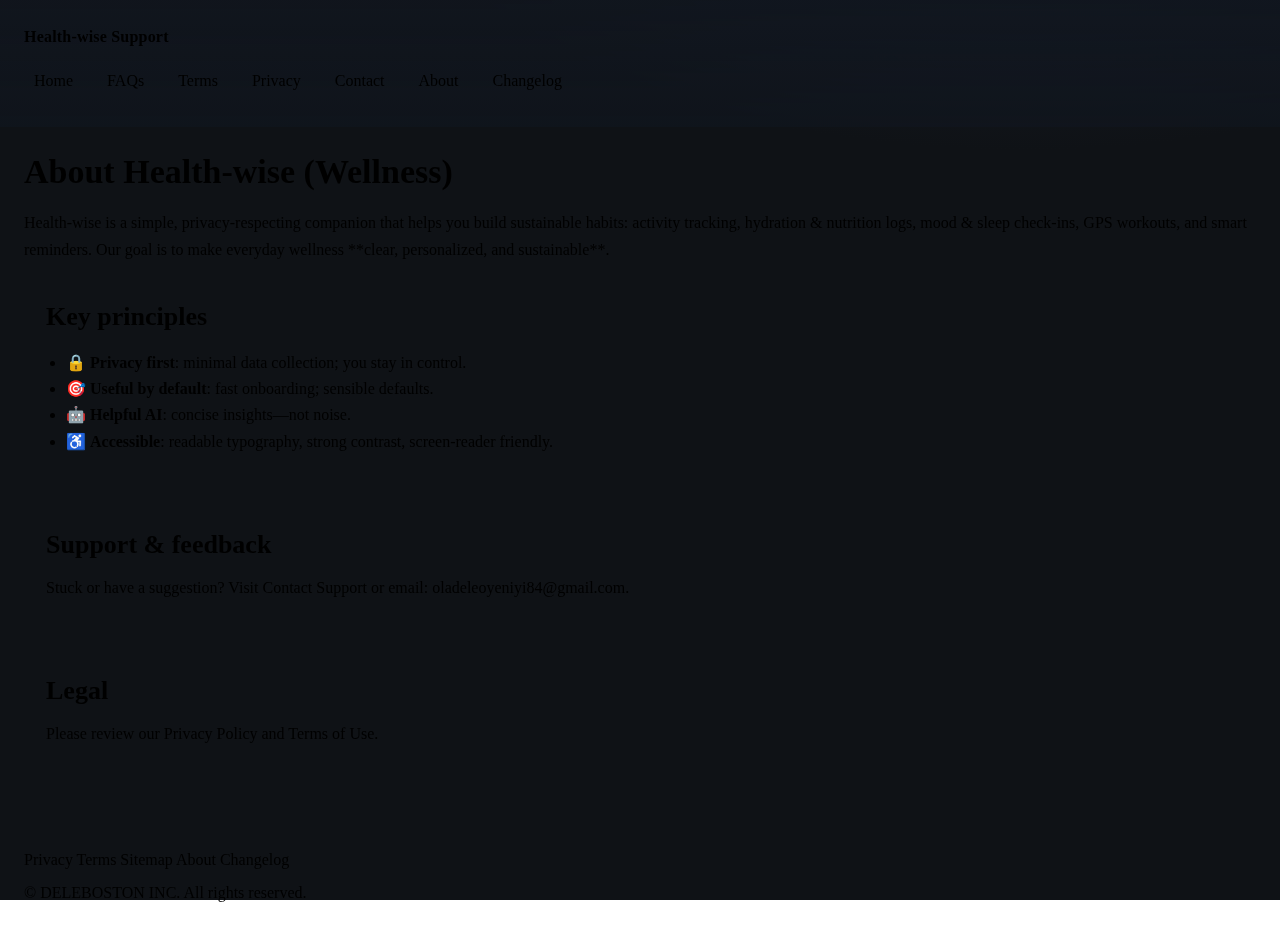
<file: about.html>
<!doctype html>
<html lang="en">
<head>
  <!-- PWA / Manifest -->
  <link rel="manifest" href="/health-wise-support/manifest.json">
  <link rel="icon" href="icons/favicon.svg" type="image/svg+xml">
  <link rel="apple-touch-icon" href="/health-wise-support/icons/apple-touch-icon.png">
  <meta name="theme-color" content="#001117">

  <!-- iOS add-to-home-screen tweaks -->
  <meta name="apple-mobile-web-app-capable" content="yes">
  <meta name="apple-mobile-web-app-status-bar-style" content="black-translucent">

  <meta charset="utf-8">
  <meta name="viewport" content="width=device-width, initial-scale=1">
  <title>About · Health-wise Support</title>
  <meta name="description" content="About Health-wise (Wellness): mission, features, and contact details.">
  <link rel="stylesheet" href="style.css">
</head>
<body>

  <!-- Header / Nav -->
  <header class="nav">
    <div class="container inner">
      <a class="brand" href="index.html">Health-wise Support</a>

      <input type="checkbox" id="nav-toggle" aria-label="Toggle menu">
      <label class="hamb" for="nav-toggle"><span></span><span></span><span></span></label>

      <nav class="menu" aria-label="Primary">
        <a href="index.html" data-nav="home">Home</a>
        <a href="faq.html" data-nav="faq">FAQs</a>
        <a href="terms.html" data-nav="terms">Terms</a>
        <a href="privacy.html" data-nav="privacy">Privacy</a>
        <a href="contact.html" data-nav="contact">Contact</a>
        <a class="active" href="about.html" data-nav="about">About</a>
        <a href="changelog.html" data-nav="changelog">Changelog</a>
      </nav>
    </div>
  </header>

  <main class="container stack">
    <h1>About Health-wise (Wellness)</h1>
    <p>
      Health-wise is a simple, privacy-respecting companion that helps you build sustainable habits:
      activity tracking, hydration & nutrition logs, mood & sleep check-ins, GPS workouts, and smart reminders.
      Our goal is to make everyday wellness **clear, personalized, and sustainable**.
    </p>

    <section class="card">
      <h2>Key principles</h2>
      <ul>
        <li>🔒 <strong>Privacy first</strong>: minimal data collection; you stay in control.</li>
        <li>🎯 <strong>Useful by default</strong>: fast onboarding; sensible defaults.</li>
        <li>🤖 <strong>Helpful AI</strong>: concise insights—not noise.</li>
        <li>♿ <strong>Accessible</strong>: readable typography, strong contrast, screen-reader friendly.</li>
      </ul>
    </section>

    <section class="card">
      <h2>Support & feedback</h2>
      <p>
        Stuck or have a suggestion? Visit <a href="contact.html">Contact Support</a> or email:
        <a href="mailto:oladeleoyeniyi84@gmail.com">oladeleoyeniyi84@gmail.com</a>.
      </p>
    </section>

    <section class="card">
      <h2>Legal</h2>
      <p>
        Please review our <a href="privacy.html">Privacy Policy</a> and <a href="terms.html">Terms of Use</a>.
      </p>
    </section>
  </main>

  <!-- Footer -->
  <footer>
    <div class="container stack">
      <div class="links">
        <a href="privacy.html">Privacy</a>
        <a href="terms.html">Terms</a>
        <a href="sitemap.xml">Sitemap</a>
        <a href="about.html" aria-current="page">About</a>
        <a href="changelog.html">Changelog</a>
      </div>
      <p class="muted">© <span id="y"></span> DELEBOSTON INC. All rights reserved.</p>
    </div>
  </footer>

  <!-- mark active nav by pathname -->
  <script>
    const map = { "index.html":"home","faq.html":"faq","privacy.html":"privacy","terms.html":"terms","contact.html":"contact","about.html":"about","changelog.html":"changelog" };
    const key = map[location.pathname.split('/').pop()] || null;
    if (key) { const el = document.querySelector(`[data-nav="${key}"]`); if (el) el.setAttribute("aria-current","page"); }
    document.getElementById('y').textContent = new Date().getFullYear();
  <script>
  if ('serviceWorker' in navigator) {
    navigator.serviceWorker.register('/health-wise-support/sw.js')
      .then(reg => console.log('SW registered:', reg.scope))
      .catch(err => console.error('SW register failed:', err));
  }
</script>

</body>
</html>
</file>
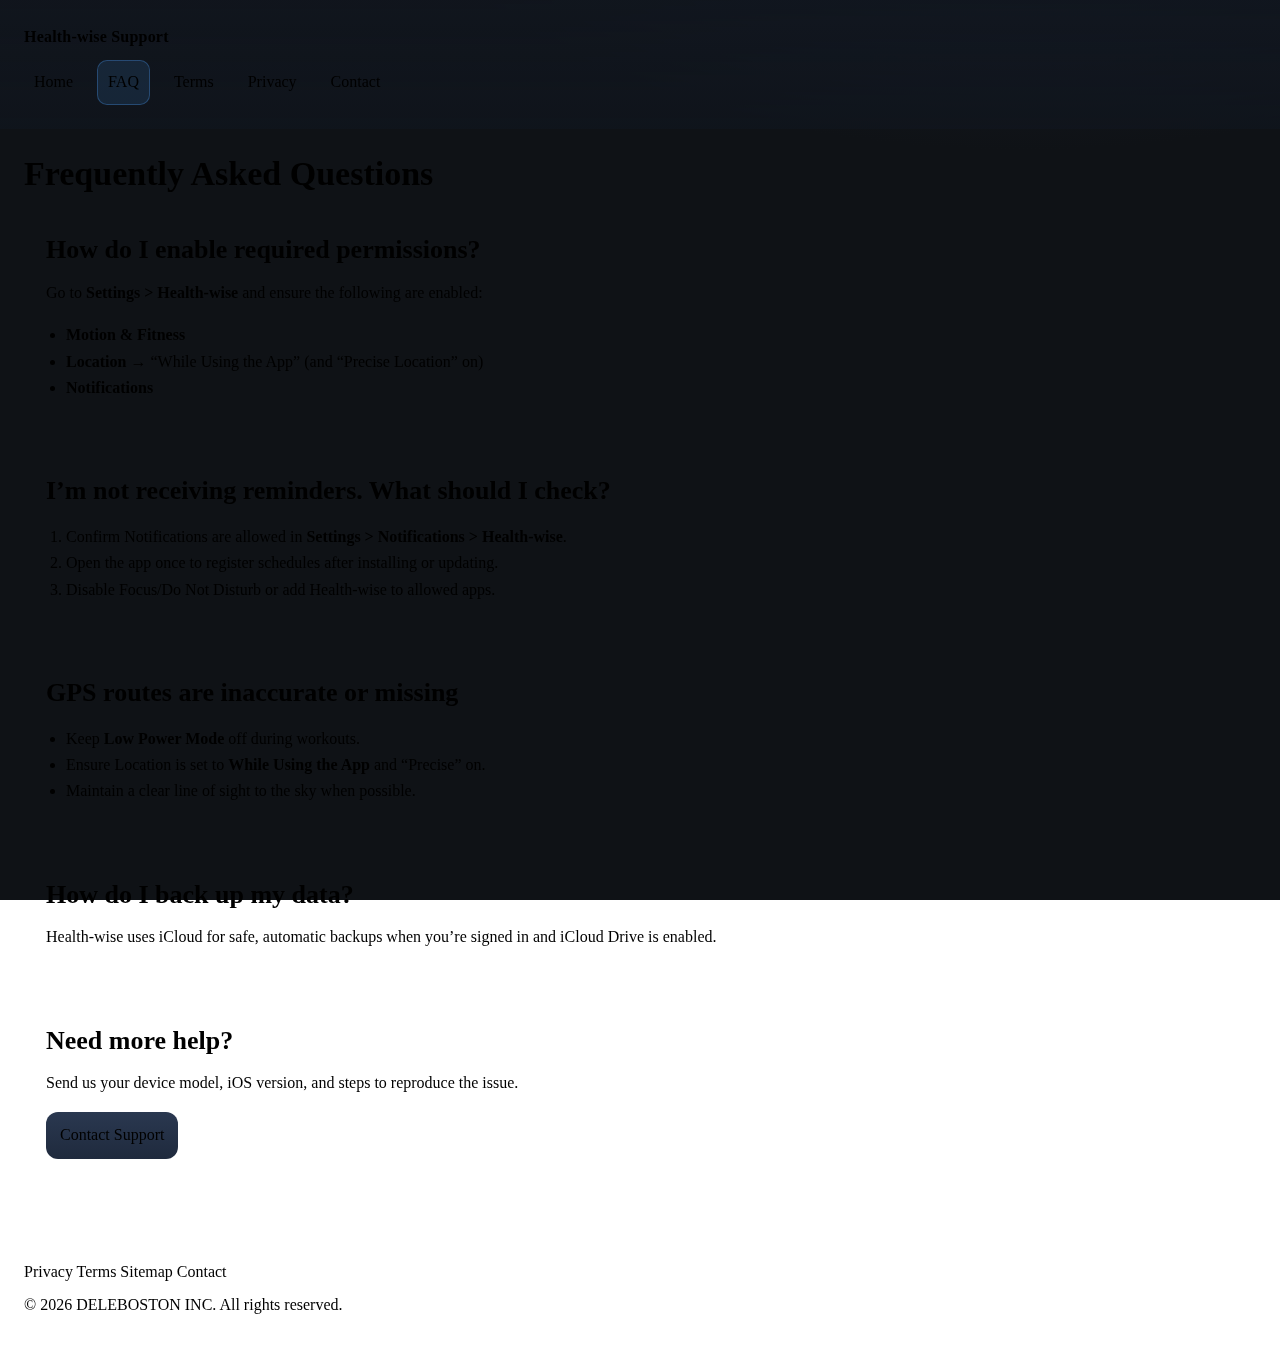
<file: faq.html>
<!doctype html>
<html lang="en">
<head>
  <link rel="manifest" href="/health-wise-support/manifest.json">
<link rel="icon" href="icons/favicon.svg" type="image/svg+xml">
<link rel="apple-touch-icon" href="icons/apple-touch-icon.png">
<meta name="theme-color" content="#001117">
  <meta charset="utf-8" />
  <title>FAQ • Health-wise Support</title>
  <meta name="viewport" content="width=device-width, initial-scale=1" />
  <meta name="theme-color" content="#001117" />
  <meta name="description" content="Frequently asked questions for Health-wise (Wellness) app." />

  <!-- PWA / icons -->
  <link rel="manifest" href="manifest.json" />
  <link rel="apple-touch-icon" sizes="180x180" href="icons/icon-192.png" />
  <meta name="apple-mobile-web-app-capable" content="yes" />
  <meta name="apple-mobile-web-app-status-bar-style" content="black-translucent" />

  <link rel="stylesheet" href="style.css" />
</head>
<body>

  <!-- Header / Nav -->
  <header class="nav">
    <div class="container inner">
      <a class="brand" href="index.html">Health-wise Support</a>

      <input type="checkbox" id="nav-toggle" aria-label="Toggle menu" />
      <label class="hamb" for="nav-toggle"><span></span><span></span><span></span></label>

      <nav class="menu" aria-label="Primary">
        <a href="index.html" data-nav="home">Home</a>
        <a href="faq.html" data-nav="faq" class="active">FAQ</a>
        <a href="terms.html" data-nav="terms">Terms</a>
        <a href="privacy.html" data-nav="privacy">Privacy</a>
        <a href="contact.html" data-nav="contact">Contact</a>
      </nav>
    </div>
  </header>

  <!-- Main -->
  <main class="container stack">
    <h1>Frequently Asked Questions</h1>

    <section id="permissions" class="card">
      <h2>How do I enable required permissions?</h2>
      <p>Go to <strong>Settings &gt; Health-wise</strong> and ensure the following are enabled:</p>
      <ul>
        <li><strong>Motion &amp; Fitness</strong></li>
        <li><strong>Location</strong> → “While Using the App” (and “Precise Location” on)</li>
        <li><strong>Notifications</strong></li>
      </ul>
    </section>

    <section id="notifications" class="card">
      <h2>I’m not receiving reminders. What should I check?</h2>
      <ol>
        <li>Confirm Notifications are allowed in <strong>Settings &gt; Notifications &gt; Health-wise</strong>.</li>
        <li>Open the app once to register schedules after installing or updating.</li>
        <li>Disable Focus/Do Not Disturb or add Health-wise to allowed apps.</li>
      </ol>
    </section>

    <section id="gps" class="card">
      <h2>GPS routes are inaccurate or missing</h2>
      <ul>
        <li>Keep <strong>Low Power Mode</strong> off during workouts.</li>
        <li>Ensure Location is set to <strong>While Using the App</strong> and “Precise” on.</li>
        <li>Maintain a clear line of sight to the sky when possible.</li>
      </ul>
    </section>

    <section id="sync" class="card">
      <h2>How do I back up my data?</h2>
      <p>Health-wise uses iCloud for safe, automatic backups when you’re signed in and iCloud Drive is enabled.</p>
    </section>

    <section id="contact" class="card">
      <h2>Need more help?</h2>
      <p>Send us your device model, iOS version, and steps to reproduce the issue.</p>
      <p><a class="btn" href="contact.html">Contact Support</a></p>
    </section>
  </main>

  <!-- Footer -->
  <footer>
    <div class="container stack">
      <div class="links">
        <a href="privacy.html">Privacy</a>
        <a href="terms.html">Terms</a>
        <a href="sitemap.xml">Sitemap</a>
        <a href="contact.html">Contact</a>
      </div>
      <p class="tiny">© <span id="y"></span> DELEBOSTON INC. All rights reserved.</p>
    </div>
  </footer>

  <!-- Active nav & year -->
  <script>
    document.getElementById("y").textContent = new Date().getFullYear();
    const map = { "index.html": "home", "faq.html": "faq", "privacy.html": "privacy",
                  "terms.html": "terms", "contact.html": "contact" };
    const key = map[location.pathname.split("/").pop()] || "faq";
    const el = document.querySelector(`[data-nav="${key}"]`);
    if (el) el.setAttribute("aria-current","page");
  </script>
</body>
</html>
</file>
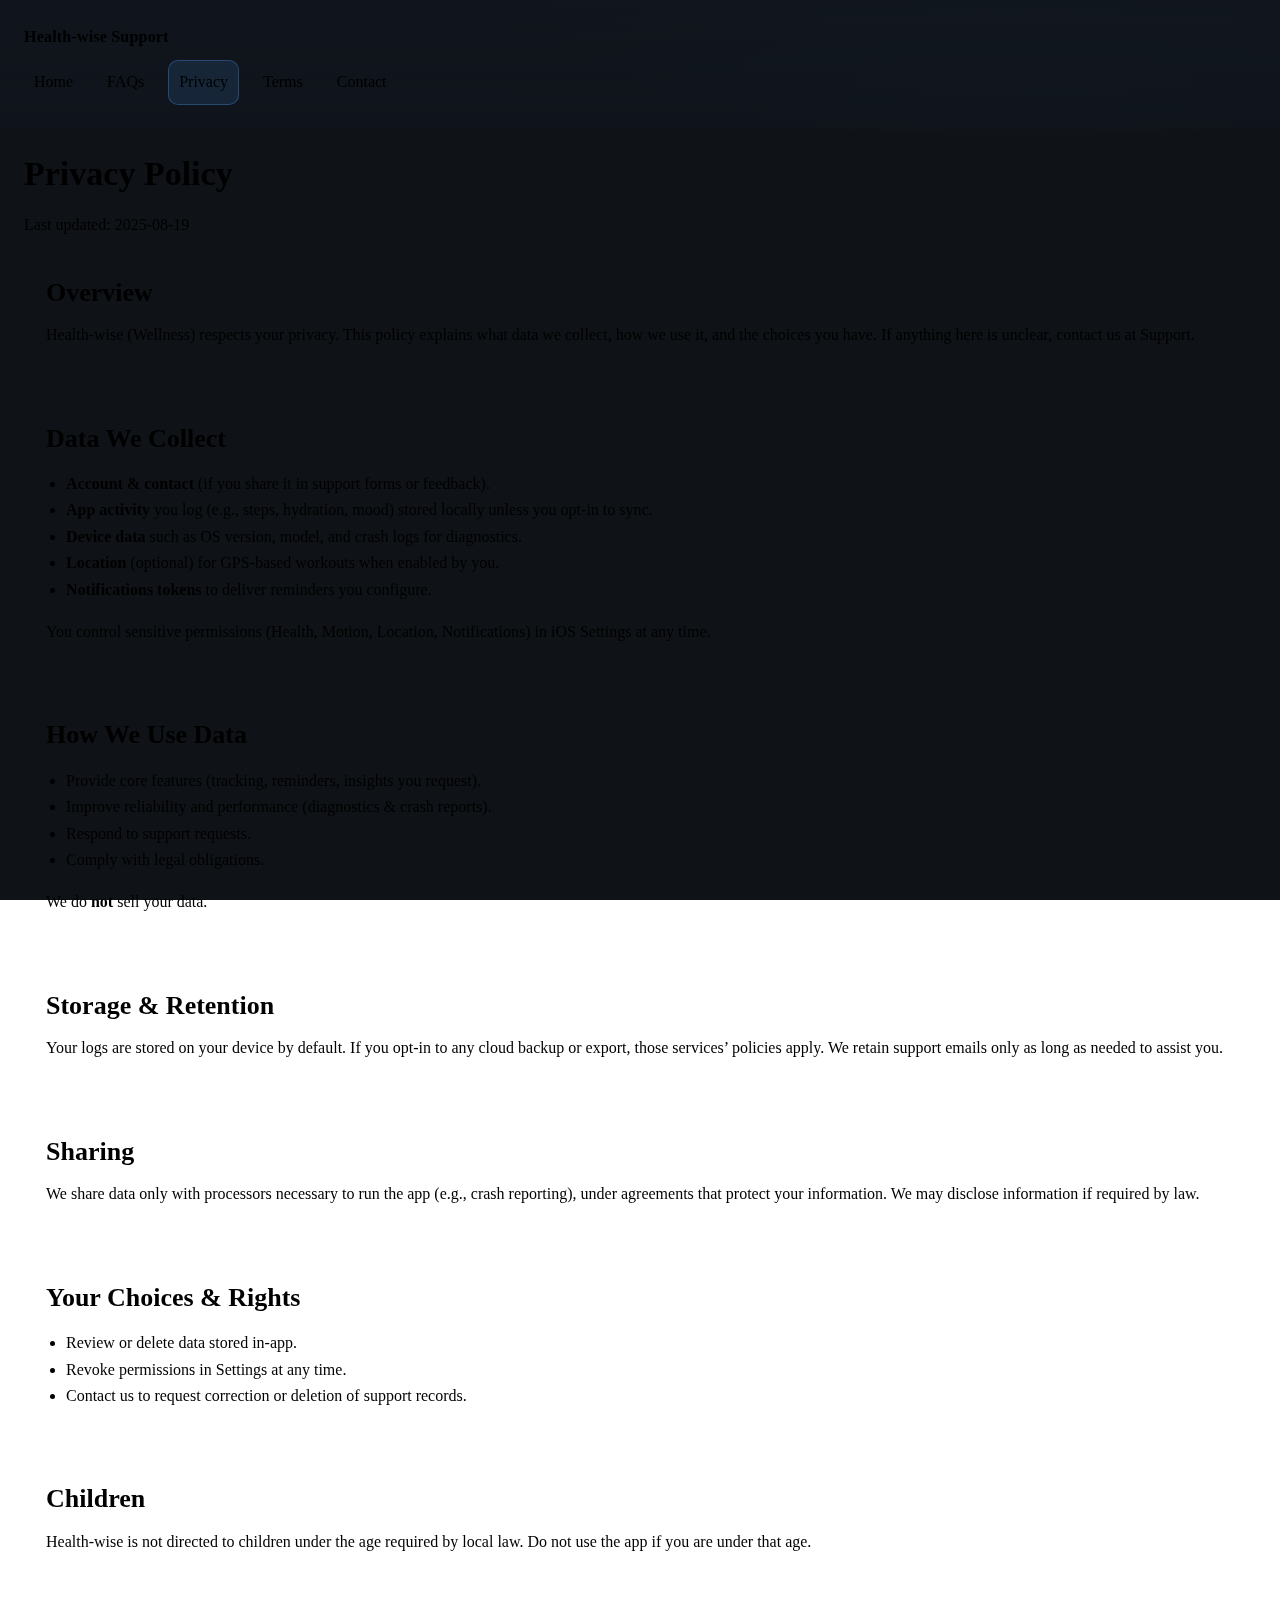
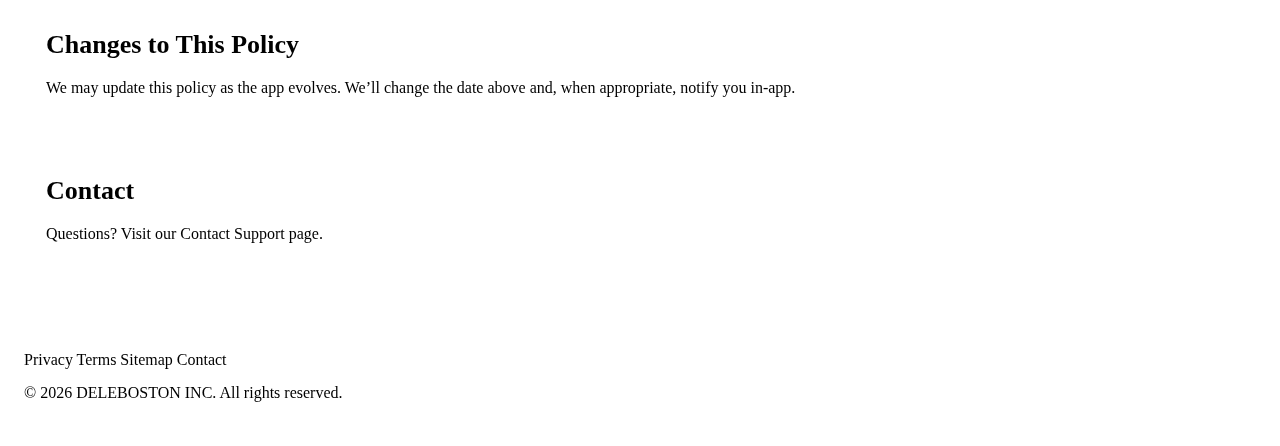
<file: privacy.html>
<!doctype html>
<html lang="en">
<head>
  <!-- PWA / Manifest -->
  <link rel="manifest" href="/health-wise-support/manifest.json">
  <meta name="theme-color" content="#001117">

  <!-- iOS add-to-home-screen icons & behavior -->
  <link rel="apple-touch-icon" href="/health-wise-support/icons/icon-192.png">
  <meta name="apple-mobile-web-app-capable" content="yes">
  <meta name="apple-mobile-web-app-status-bar-style" content="black-translucent">

  <meta charset="utf-8">
  <title>Privacy Policy • Health-wise</title>
  <meta name="viewport" content="width=device-width, initial-scale=1">
  <meta name="description" content="Privacy policy for Health-wise (Wellness)">

  <link rel="stylesheet" href="style.css">
</head>
  <script>
  if ("serviceWorker" in navigator) {
    // Use the root-relative path so it works on every page
    navigator.serviceWorker.register("/health-wise-support/sw.js").catch(console.error);
  }
</script>

<body>

  <!-- Header / Nav -->
  <header class="nav">
    <div class="container inner">
      <a class="brand" href="index.html">Health-wise Support</a>

      <input type="checkbox" id="nav-toggle" aria-label="Toggle menu" hidden>
      <label class="hamb" for="nav-toggle" aria-hidden="true">
        <span></span><span></span><span></span>
      </label>

      <nav class="menu" aria-label="Primary">
        <a href="index.html" data-nav="home">Home</a>
        <a href="faq.html" data-nav="faq">FAQs</a>
        <a href="privacy.html" data-nav="privacy" aria-current="page">Privacy</a>
        <a href="terms.html" data-nav="terms">Terms</a>
        <a href="contact.html" data-nav="contact">Contact</a>
      </nav>
    </div>
  </header>

  <main class="container stack">
    <h1>Privacy Policy</h1>
    <p class="muted">Last updated: <span id="lastUpdated">2025-08-19</span></p>

    <section class="card" id="overview">
      <h2>Overview</h2>
      <p>
        Health-wise (Wellness) respects your privacy. This policy explains what data we collect,
        how we use it, and the choices you have. If anything here is unclear, contact us at
        <a href="contact.html">Support</a>.
      </p>
    </section>

    <section class="card" id="data-we-collect">
      <h2>Data We Collect</h2>
      <ul>
        <li><strong>Account & contact</strong> (if you share it in support forms or feedback).</li>
        <li><strong>App activity</strong> you log (e.g., steps, hydration, mood) stored locally unless you opt-in to sync.</li>
        <li><strong>Device data</strong> such as OS version, model, and crash logs for diagnostics.</li>
        <li><strong>Location</strong> (optional) for GPS-based workouts when enabled by you.</li>
        <li><strong>Notifications tokens</strong> to deliver reminders you configure.</li>
      </ul>
      <p class="note">You control sensitive permissions (Health, Motion, Location, Notifications) in iOS Settings at any time.</p>
    </section>

    <section class="card" id="how-we-use">
      <h2>How We Use Data</h2>
      <ul>
        <li>Provide core features (tracking, reminders, insights you request).</li>
        <li>Improve reliability and performance (diagnostics & crash reports).</li>
        <li>Respond to support requests.</li>
        <li>Comply with legal obligations.</li>
      </ul>
      <p>We do <strong>not</strong> sell your data.</p>
    </section>

    <section class="card" id="storage">
      <h2>Storage & Retention</h2>
      <p>
        Your logs are stored on your device by default. If you opt-in to any cloud backup or export,
        those services’ policies apply. We retain support emails only as long as needed to assist you.
      </p>
    </section>

    <section class="card" id="sharing">
      <h2>Sharing</h2>
      <p>
        We share data only with processors necessary to run the app (e.g., crash reporting),
        under agreements that protect your information. We may disclose information if required by law.
      </p>
    </section>

    <section class="card" id="your-rights">
      <h2>Your Choices & Rights</h2>
      <ul>
        <li>Review or delete data stored in-app.</li>
        <li>Revoke permissions in Settings at any time.</li>
        <li>Contact us to request correction or deletion of support records.</li>
      </ul>
    </section>

    <section class="card" id="children">
      <h2>Children</h2>
      <p>Health-wise is not directed to children under the age required by local law. Do not use the app if you are under that age.</p>
    </section>

    <section class="card" id="changes">
      <h2>Changes to This Policy</h2>
      <p>We may update this policy as the app evolves. We’ll change the date above and, when appropriate, notify you in-app.</p>
    </section>

    <section class="card" id="contact">
      <h2>Contact</h2>
      <p>Questions? Visit our <a href="contact.html">Contact Support</a> page.</p>
    </section>
  </main>

  <!-- Footer -->
  <footer>
    <div class="container stack">
      <div class="links">
        <a href="privacy.html" aria-current="page">Privacy</a>
        <a href="terms.html">Terms</a>
        <a href="sitemap.xml">Sitemap</a>
        <a href="contact.html">Contact</a>
      </div>
      <p class="muted">© <span id="y"></span> DELEBOSTON INC. All rights reserved.</p>
    </div>
  </footer>

  <script>
    // Active nav
    const map = { "index.html":"home","faq.html":"faq","privacy.html":"privacy","terms.html":"terms","contact.html":"contact" };
    const key = map[location.pathname.split('/').pop()] || null;
    if (key) { const el = document.querySelector(`[data-nav="${key}"]`); if (el) el.setAttribute("aria-current","page"); }

    // Footer year
    document.getElementById('y').textContent = new Date().getFullYear();
  </script>
</body>
</html>
</file>
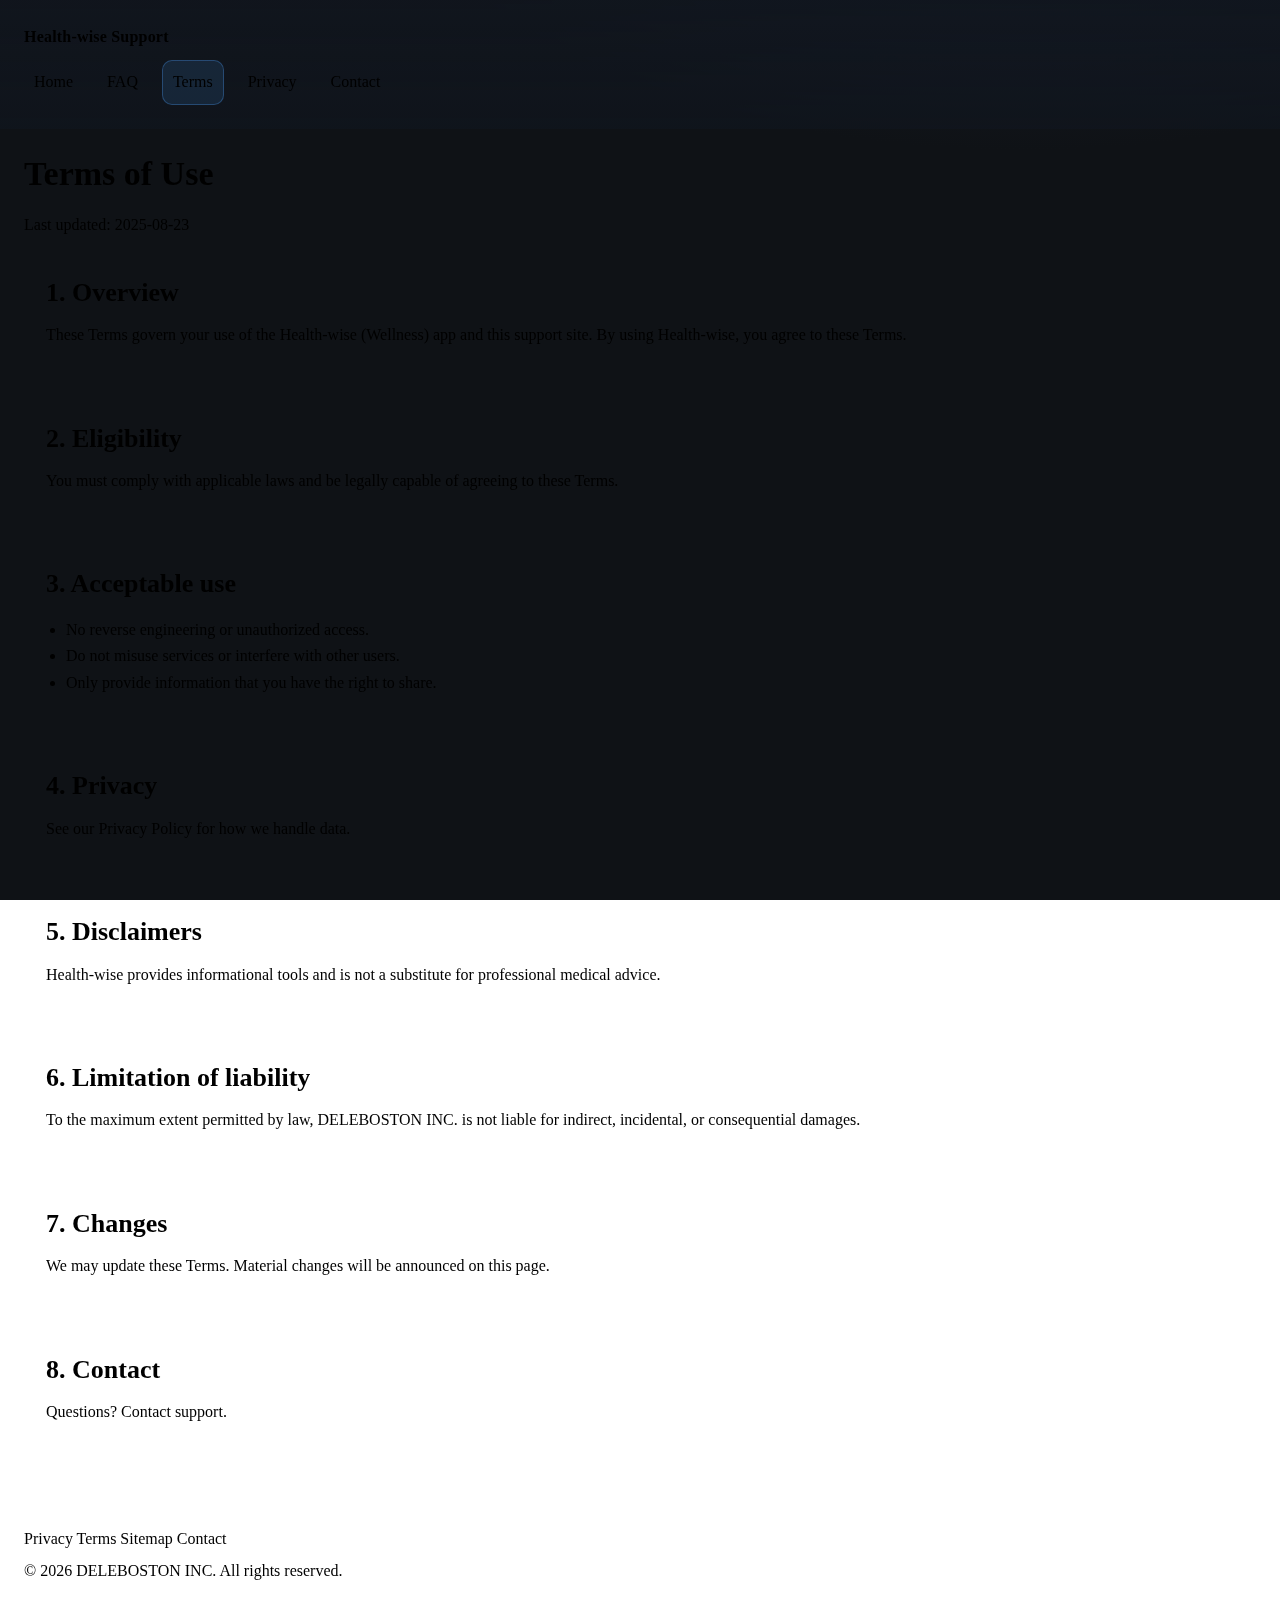
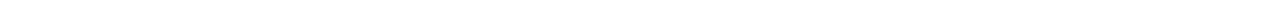
<file: terms.html>
<!doctype html>
<html lang="en">
<head>
  <meta charset="utf-8" />
  <meta name="viewport" content="width=device-width, initial-scale=1" />
  <title>Terms of Use • Health-wise</title>
  <meta name="description" content="Terms of Use for Health-wise (Wellness)." />
  <meta name="theme-color" content="#001117" />

  <!-- PWA / Icons -->
  <link rel="manifest" href="manifest.json" />
  <link rel="icon" href="icons/favicon.svg" type="image/svg+xml" />
  <link rel="apple-touch-icon" href="icons/apple-touch-icon.png" />
  <meta name="apple-mobile-web-app-capable" content="yes" />
  <meta name="apple-mobile-web-app-status-bar-style" content="black-translucent" />

  <link rel="stylesheet" href="style.css" />
</head>
<body>

  <!-- Header / Nav -->
  <header class="nav">
    <div class="container inner">
      <a class="brand" href="index.html">Health-wise Support</a>

      <input type="checkbox" id="nav-toggle" aria-label="Toggle menu" hidden />
      <label class="hamb" for="nav-toggle"><span></span><span></span><span></span><span></span></label>

      <nav class="menu" aria-label="Primary">
        <a href="index.html">Home</a>
        <a href="faq.html">FAQ</a>
        <a href="terms.html" aria-current="page">Terms</a>
        <a href="privacy.html">Privacy</a>
        <a href="contact.html">Contact</a>
      </nav>
    </div>
  </header>

  <!-- Main -->
  <main class="container pad">
    <h1>Terms of Use</h1>
    <p class="muted">Last updated: <span id="last-updated">2025-08-23</span></p>

    <section class="card">
      <h2>1. Overview</h2>
      <p>These Terms govern your use of the Health-wise (Wellness) app and this support site. By using Health-wise, you agree to these Terms.</p>
    </section>

    <section class="card">
      <h2>2. Eligibility</h2>
      <p>You must comply with applicable laws and be legally capable of agreeing to these Terms.</p>
    </section>

    <section class="card">
      <h2>3. Acceptable use</h2>
      <ul>
        <li>No reverse engineering or unauthorized access.</li>
        <li>Do not misuse services or interfere with other users.</li>
        <li>Only provide information that you have the right to share.</li>
      </ul>
    </section>

    <section class="card">
      <h2>4. Privacy</h2>
      <p>See our <a href="privacy.html">Privacy Policy</a> for how we handle data.</p>
    </section>

    <section class="card">
      <h2>5. Disclaimers</h2>
      <p>Health-wise provides informational tools and is not a substitute for professional medical advice.</p>
    </section>

    <section class="card">
      <h2>6. Limitation of liability</h2>
      <p>To the maximum extent permitted by law, DELEBOSTON INC. is not liable for indirect, incidental, or consequential damages.</p>
    </section>

    <section class="card">
      <h2>7. Changes</h2>
      <p>We may update these Terms. Material changes will be announced on this page.</p>
    </section>

    <section class="card">
      <h2>8. Contact</h2>
      <p>Questions? <a href="contact.html">Contact support</a>.</p>
    </section>
  </main>

  <!-- Footer -->
  <footer>
    <div class="container stack">
      <div class="links">
        <a href="privacy.html">Privacy</a>
        <a href="terms.html" aria-current="page">Terms</a>
        <a href="sitemap.xml">Sitemap</a>
        <a href="contact.html">Contact</a>
      </div>
      <p class="muted">&copy; <span id="y"></span> DELEBOSTON INC. All rights reserved.</p>
    </div>
  </footer>

  <script>document.getElementById('y').textContent = new Date().getFullYear();</script>
  <script>
    if ('serviceWorker' in navigator) {
      navigator.serviceWorker.register('sw.js')
        .then(reg => console.log('SW registered:', reg.scope))
        .catch(err => console.error('SW registration failed:', err));
    }
  </script>
</body>
</html>
</file>
<file: style.css>
<meta name="viewport" content="width=device-width, initial-scale=1">
<link rel="stylesheet" href="style.css">

/* ===== Health-wise Support — Unified Dark Theme ===== */
:root{
  --bg:#0f1216;
  --bg-soft:#141922;
  --card:#171c26;
  --text:#e6ebf2;
  --muted:#a9b4c6;
  --brand:#4da3ff;
  --brand-2:#76e3b3;
  --danger:#ff6b6b;
  --border:#253042;
  --shadow:0 8px 24px rgba(0,0,0,.35);
  --radius:14px;
  --radius-sm:10px;
  --maxw:980px;
  --font:-apple-system,BlinkMacSystemFont,"Segoe UI",Roboto,Inter,Helvetica,Arial,sans-serif;
}

*{box-sizing:border-box}
html{scroll-behavior:smooth}
body{
  margin:0; font-family:var(--font); color:var(--text);
  background:radial-gradient(1200px 600px at 80% -20%, #1a2230 0%, #0f1216 55%) fixed;
  line-height:1.65; -webkit-font-smoothing:antialiased; -moz-osx-font-smoothing:grayscale;
}
a{color:var(--brand); text-decoration:none}
a:hover{opacity:.9}
img{max-width:100%; display:block}

/* Layout */
.container{max-width:var(--maxw); margin:auto; padding:24px}
.section{padding:24px 0}
.card{
  background:linear-gradient(180deg, var(--card), #10141b 140%);
  border:1px solid var(--border); border-radius:var(--radius);
  box-shadow:var(--shadow); padding:22px; margin:14px 0;
}

/* Headings */
h1,h2,h3{line-height:1.25; margin:0 0 .5em}
h1{font-size:clamp(26px,3.5vw,34px)}
h2{font-size:clamp(20px,2.8vw,26px)}
h3{font-size:clamp(18px,2.3vw,22px)}
p{color:var(--muted); margin:.4em 0 1em}

/* Navbar (no JS, pure CSS) */
.nav{
  position:sticky; top:0; z-index:1000; backdrop-filter:saturate(140%) blur(6px);
  background:linear-gradient(180deg, rgba(17,22,30,.85), rgba(17,22,30,.65));
  border-bottom:1px solid var(--border);
}
.nav-inner{display:flex; align-items:center; gap:16px; padding:12px 18px; max-width:var(--maxw); margin:auto}
.brand{font-weight:700; letter-spacing:.2px}
.spacer{flex:1}
.menu{display:flex; gap:14px; align-items:center; flex-wrap:wrap}
.menu a{padding:8px 10px; border-radius:10px; color:var(--text)}
.menu a[aria-current="page"]{background:rgba(77,163,255,.12); border:1px solid rgba(77,163,255,.3)}
/* Mobile menu */
#nav-toggle{display:none}
.menu-btn{display:none; border:1px solid var(--border); border-radius:10px; padding:8px 12px; background:var(--bg-soft); color:var(--text)}
@media (max-width:720px){
  .menu{display:none; width:100%}
  #nav-toggle:checked ~ .menu{display:flex}
  .menu{flex-direction:column; align-items:flex-start; padding:8px 0}
  .menu a{width:100%}
  .menu-btn{display:inline-flex}
}

/* Buttons & labels */
.btn{
  display:inline-flex; align-items:center; gap:8px; padding:10px 14px; border-radius:12px;
  background:linear-gradient(180deg, #2a3850, #1f2a3d); border:1px solid var(--border); color:var(--text);
}
.btn.secondary{background:#1b212d}
.kbd{font-family:ui-monospace, SFMono-Regular, Menlo, Consolas, monospace; background:#0d1117; border:1px solid var(--border); padding:2px 6px; border-radius:8px}

/* Grid helpers */
.grid{display:grid; gap:16px}
.grid.two{grid-template-columns:repeat(2,1fr)}
.grid.three{grid-template-columns:repeat(3,1fr)}
@media (max-width:900px){.grid.three{grid-template-columns:1fr 1fr}}
@media (max-width:640px){.grid.two,.grid.three{grid-template-columns:1fr}}

/* Tables & lists */
table{width:100%; border-collapse:collapse; border:1px solid var(--border); border-radius:12px; overflow:hidden}
th,td{padding:12px 14px; border-bottom:1px solid var(--border)}
th{text-align:left; color:var(--text); background:#121822}
ul,ol{padding-left:20px}

/* Forms (contact page) */
input,textarea,select{
  width:100%; padding:12px 14px; border-radius:12px; border:1px solid var(--border);
  background:#0f1520; color:var(--text); outline:none;
}
input:focus,textarea:focus,select:focus{border-color:#2f7ddb; box-shadow:0 0 0 3px rgba(77,163,255,.18)}
label{display:block; font-weight:600; margin:10px 0 6px}

/* Footer */
.footer{padding:28px 18px; border-top:1px solid var(--border); color:var(--muted); background:#0e131a}
.footer a{color:var(--muted)}
.footer a:hover{color:var(--text)}

/* Notices */
.notice{border-left:4px solid var(--brand); padding:12px 14px; background:#0f1520; border-radius:10px}
.notice.warn{border-color:#e4b84a}
.notice.danger{border-color:var(--danger)}
</file>
